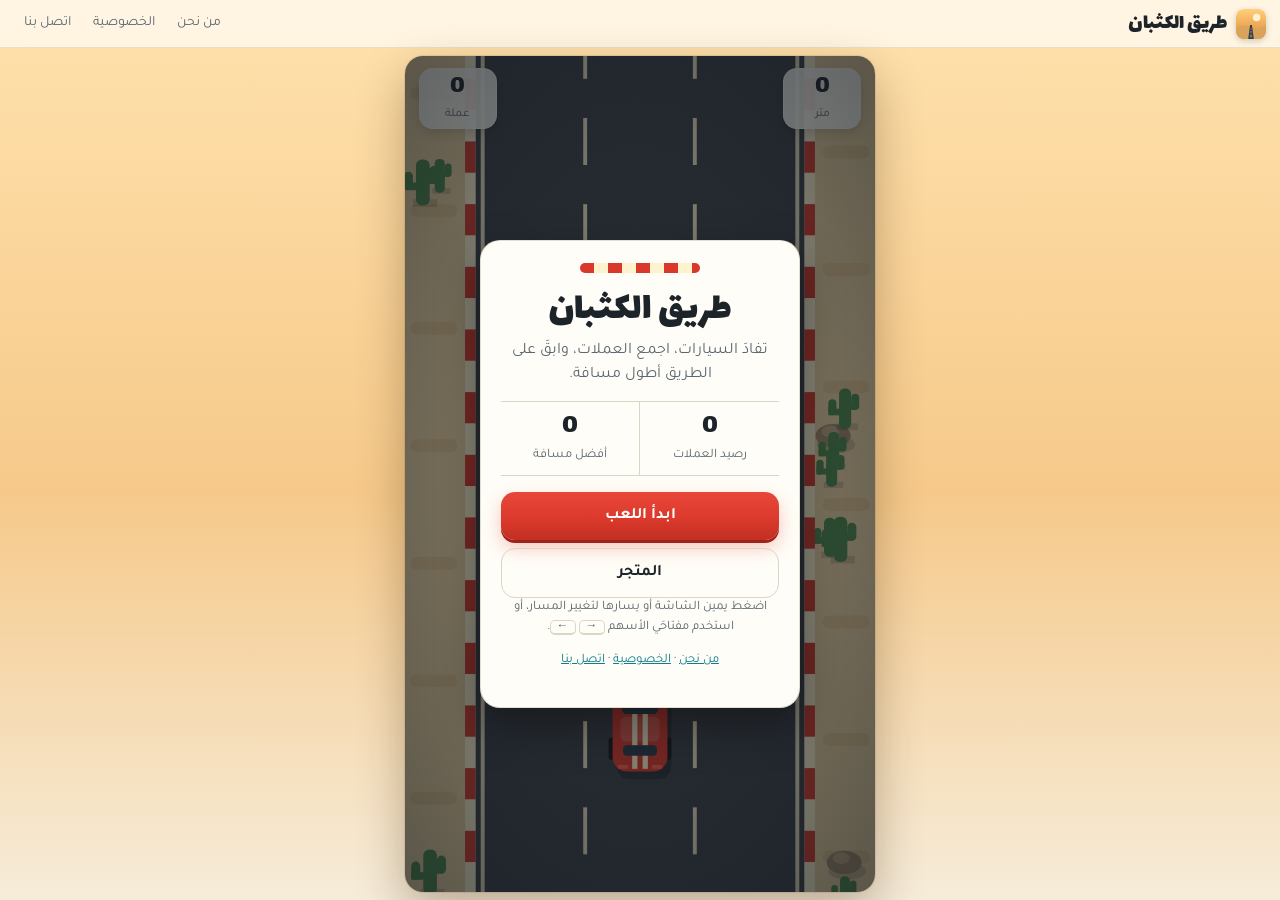
<file: index.html>
<!DOCTYPE html>
<html lang="ar" dir="rtl">
<head>
<meta charset="utf-8">
<meta name="viewport" content="width=device-width, initial-scale=1, viewport-fit=cover">
<title>طريق الكثبان | لعبة سيارات مجانية في المتصفح</title>
<meta name="description" content="طريق الكثبان: لعبة سيارات عربية مجانية تعمل في المتصفح على الهاتف والحاسوب. تفادَ السيارات، اجمع العملات، واشترِ سيارات جديدة. بدون تحميل أو تسجيل.">
<meta name="theme-color" content="#e08a3c">
<meta property="og:type" content="website">
<meta property="og:site_name" content="طريق الكثبان">
<meta property="og:title" content="طريق الكثبان | لعبة سيارات مجانية في المتصفح">
<meta property="og:description" content="تفادَ السيارات، اجمع العملات، وابقَ على الطريق أطول مسافة. العب مجاناً بدون تحميل.">
<meta property="og:locale" content="ar_AR">
<meta name="apple-mobile-web-app-capable" content="yes">
<link rel="icon" href="icon.svg" type="image/svg+xml">
<link rel="apple-touch-icon" href="icon.svg">
<link rel="manifest" href="site.webmanifest">
<!-- AdSense. data-adbreak-test="on" = Google test ads for the game ads; delete that attribute to go live. -->
<script async src="https://pagead2.googlesyndication.com/pagead/js/adsbygoogle.js?client=ca-pub-2572794297000732"
     crossorigin="anonymous" data-adbreak-test="on" id="adsbygoogle-js"></script>
<link rel="preconnect" href="https://fonts.googleapis.com">
<link rel="preconnect" href="https://fonts.gstatic.com" crossorigin>
<link href="https://fonts.googleapis.com/css2?family=Lalezar&family=Tajawal:wght@400;700&display=swap" rel="stylesheet">
<style>
  :root {
    --bg: #f6ecd9;
    --card: #fffdf7;
    --ink: #1c2329;
    --muted: #5b6770;
    --line: #ddd6c4;
    --accent: #0f7f8a;
    --on-accent: #ffffff;
    --danger: #d9382b;
    --gold: #f2b632;
    --body: 'Tajawal', 'Segoe UI', Tahoma, Arial, sans-serif;
    --display: 'Lalezar', 'Tajawal', Tahoma, sans-serif;
    --sky1: #ffe2ad; --sky2: #f6c98a; --bar: rgba(255,253,247,.72);
    box-sizing: border-box;
    padding-top: env(safe-area-inset-top, 0px);
    padding-bottom: env(safe-area-inset-bottom, 0px);
  }
  @media (prefers-color-scheme: dark) {
    :root:not([data-theme="light"]) {
      --bg: #0f151a; --card: #1b232b; --ink: #eef2f4; --muted: #9aa8b2;
      --line: #33414c; --accent: #3fb6bf; --on-accent: #0b1418;
      --sky1: #0c1218; --sky2: #1a1712; --bar: rgba(27,35,43,.72);
    }
  }
  :root[data-theme="dark"] {
    --bg: #0f151a; --card: #1b232b; --ink: #eef2f4; --muted: #9aa8b2;
    --line: #33414c; --accent: #3fb6bf; --on-accent: #0b1418;
    --sky1: #0c1218; --sky2: #1a1712; --bar: rgba(27,35,43,.72);
  }
  html { scroll-padding-top: env(safe-area-inset-top, 0px); height: 100%; }
  *, *::before, *::after { box-sizing: border-box; }
  [hidden] { display: none !important; }
  body {
    margin: 0; height: 100%; overflow: hidden;
    background: var(--bg) linear-gradient(180deg, var(--sky1) 0%, var(--sky2) 55%, var(--bg) 100%);
    color: var(--ink);
    font-family: var(--body); font-size: 16px; line-height: 1.5;
    display: flex; flex-direction: column;
    -webkit-user-select: none; user-select: none;
    -webkit-tap-highlight-color: transparent;
  }
  :focus-visible { outline: 3px solid var(--accent); outline-offset: 2px; }

  .topbar {
    flex: none; display: flex; align-items: center; justify-content: space-between; gap: 10px;
    padding: 8px 14px; background: var(--bar); border-bottom: 1px solid color-mix(in srgb, var(--line) 70%, transparent);
    -webkit-backdrop-filter: blur(10px); backdrop-filter: blur(10px);
  }
  .brand { display: inline-flex; align-items: center; gap: 9px; color: var(--ink); text-decoration: none; font-family: var(--display); font-size: 22px; line-height: 1; }
  .brand img { width: 30px; height: 30px; border-radius: 8px; box-shadow: 0 2px 6px rgba(0,0,0,.18); }
  .topnav { display: flex; gap: 2px; font-size: 14px; }
  .topnav a { color: var(--muted); text-decoration: none; padding: 5px 10px; border-radius: 999px; transition: background .15s, color .15s; }
  .topnav a:hover { color: var(--ink); background: color-mix(in srgb, var(--ink) 8%, transparent); }
  @media (max-width: 480px) { .topnav { display: none; } .topbar { justify-content: center; padding: 6px 12px; } .brand { font-size: 20px; } .brand img { width: 26px; height: 26px; } }
  @media (max-height: 520px) { .topbar { display: none; } }

  .stage { flex: 1; min-height: 0; display: flex; align-items: center; justify-content: center; padding: 8px; }
  .frame {
    position: relative; overflow: hidden; border-radius: 18px;
    background: #ecd2a0; box-shadow: 0 0 0 1px rgba(0,0,0,.08), 0 18px 48px rgba(60,30,0,.32);
  }
  canvas { display: block; width: 100%; height: 100%; touch-action: none; }

  .hud { position: absolute; inset: 0 0 auto 0; display: flex; justify-content: space-between; padding: 12px 14px; pointer-events: none; }
  .pill {
    background: rgba(255,253,247,.92); color: #1c2329; border-radius: 14px;
    padding: 4px 12px 2px; text-align: center; min-width: 78px;
    box-shadow: 0 4px 12px rgba(0,0,0,.16); border: 1px solid rgba(255,255,255,.7);
  }
  .pill b { display: block; font-family: var(--display); font-weight: 400; font-size: 26px; line-height: 1.1; }
  .pill span { font-size: 12px; color: #5b6770; }

  .screen {
    position: absolute; inset: 0; display: flex; align-items: center; justify-content: center;
    padding: 16px; background: radial-gradient(ellipse at center, rgba(16,22,28,.38), rgba(16,22,28,.66));
    animation: fade .22s ease-out;
  }
  .card {
    background: var(--card); color: var(--ink); border-radius: 20px;
    padding: 22px 20px; width: 100%; max-width: 320px; text-align: center;
    box-shadow: 0 1px 0 rgba(255,255,255,.6) inset, 0 18px 44px rgba(0,0,0,.34);
    border: 1px solid color-mix(in srgb, var(--line) 80%, transparent);
    animation: pop .26s cubic-bezier(.2,.9,.3,1.2);
  }
  .card h1 { font-family: var(--display); font-weight: 400; font-size: 40px; line-height: 1.1; margin: 0 0 6px; }
  .card h2 { font-family: var(--display); font-weight: 400; font-size: 30px; line-height: 1.15; margin: 0 0 6px; }
  .card p { margin: 0 0 14px; color: var(--muted); }
  .stripe { height: 10px; border-radius: 5px; margin: 0 auto 16px; width: 120px;
    background: repeating-linear-gradient(90deg, var(--danger) 0 14px, #fff3cf 14px 28px); }

  .stats { display: grid; grid-template-columns: 1fr 1fr; margin: 4px 0 16px; border-block: 1px solid var(--line); }
  .stats > div { padding: 10px 4px 8px; }
  .stats > div + div { border-inline-start: 1px solid var(--line); }
  .stats b { display: block; font-family: var(--display); font-weight: 400; font-size: 28px; line-height: 1.1; }
  .stats small { color: var(--muted); font-size: 13px; }

  .btn {
    font: inherit; font-weight: 700; font-size: 16px; width: 100%; border: 0; cursor: pointer;
    border-radius: 14px; padding: 12px 16px; margin-top: 8px;
    display: flex; align-items: center; justify-content: center; gap: 10px;
    background: linear-gradient(180deg, #e8473a, var(--danger) 60%, #c22f23); color: #fff;
    box-shadow: 0 3px 0 #9e2219, 0 8px 18px rgba(217,56,43,.28);
    transition: transform .1s, box-shadow .1s, filter .15s;
  }
  .btn:hover:not(:disabled) { filter: brightness(1.06); }
  @keyframes fade { from { opacity: 0; } }
  @keyframes pop { from { opacity: 0; transform: translateY(8px) scale(.97); } }
  @media (prefers-reduced-motion: reduce) { .screen, .card { animation: none; } }
  .btn.ad { background: linear-gradient(180deg, color-mix(in srgb, var(--accent) 85%, #fff), var(--accent)); color: var(--on-accent);
    box-shadow: 0 3px 0 color-mix(in srgb, var(--accent) 65%, #000), 0 8px 18px color-mix(in srgb, var(--accent) 25%, transparent); }
  .btn.ghost { background: transparent; color: var(--ink); border: 1.5px solid var(--line); box-shadow: none; }
  .btn.ghost:hover:not(:disabled) { background: color-mix(in srgb, var(--ink) 6%, transparent); filter: none; }
  .btn:active:not(:disabled) { transform: translateY(2px); box-shadow: 0 1px 0 rgba(0,0,0,.25); }
  .btn.ghost:active:not(:disabled) { box-shadow: none; }
  .chip { font-size: 12px; font-weight: 700; padding: 1px 8px; border-radius: 999px; background: rgba(255,255,255,.28); }
  .btn.ad .chip { background: rgba(128,128,128,.28); background: color-mix(in srgb, var(--on-accent) 22%, transparent); }
  .record { color: var(--danger); font-weight: 700; margin: -8px 0 12px; }
  .hint { font-size: 13px; color: var(--muted); margin: 12px 0 0; }
  .hint kbd { font: inherit; font-size: 12px; padding: 0 6px; border: 1px solid var(--line); border-bottom-width: 2px; border-radius: 5px; }
  .links { font-size: 13px; margin: 8px 0 0; color: var(--muted); }
  .links a { color: var(--accent); }

  .banner {
    flex: none; height: 50px; width: min(320px, calc(100% - 16px)); margin: 0 auto 6px;
    border: 1.5px dashed var(--muted); border-radius: 8px; color: var(--muted);
    display: flex; align-items: center; justify-content: center; font-size: 13px;
  }

  .modal {
    position: fixed; inset: 0; z-index: 20; background: rgba(10,14,18,.78);
    display: flex; align-items: center; justify-content: center;
    padding: max(16px, env(safe-area-inset-top, 0px)) 16px max(16px, env(safe-area-inset-bottom, 0px));
  }
  .modal .card { max-width: 440px; max-height: 100%; overflow: auto; text-align: start; }
  .adbox {
    height: 200px; border-radius: 12px; margin: 10px 0 12px; display: flex; align-items: center; justify-content: center;
    text-align: center; padding: 12px; color: var(--muted);
    background: repeating-linear-gradient(135deg, transparent 0 14px, rgba(128,128,128,.18) 14px 28px);
    background: repeating-linear-gradient(135deg, transparent 0 14px, color-mix(in srgb, var(--line) 60%, transparent) 14px 28px);
    border: 1.5px dashed var(--line);
  }
  .tag { display: inline-block; font-size: 12px; font-weight: 700; padding: 1px 10px; border-radius: 999px; background: var(--gold); color: #3a2a00; }

  .btn:disabled { opacity: .5; cursor: not-allowed; }
  .shop-head { display: flex; align-items: center; justify-content: space-between; margin-bottom: 10px; }
  .shop-head h2 { margin: 0; }
  .wallet { display: flex; align-items: center; gap: 6px; font-family: var(--display); font-size: 28px; line-height: 1; }
  .coin { display: inline-block; width: 15px; height: 15px; border-radius: 50%; background: var(--gold); border: 2.5px solid #b57d12; flex: none; }
  .price { display: inline-flex; align-items: center; gap: 5px; }
  .garage { display: grid; grid-template-columns: 1fr 1fr; gap: 10px; margin: 12px 0; }
  .slot { border: 1.5px solid var(--line); border-radius: 14px; padding: 8px; display: flex; flex-direction: column; align-items: center; text-align: center; gap: 4px; }
  .slot.sel { border-color: var(--accent); box-shadow: inset 0 0 0 1px var(--accent); }
  .slot canvas { width: 88px; height: 112px; border-radius: 10px;
    background: linear-gradient(90deg, #ecd2a0 0 8%, #3b3f46 8% 92%, #ecd2a0 92%); }
  .slot h3 { font-family: var(--display); font-weight: 400; font-size: 21px; line-height: 1.2; margin: 2px 0 0; }
  .slot p { font-size: 13px; line-height: 1.4; color: var(--muted); margin: 0; min-height: 54px; }
  .slot .btn { margin-top: 2px; padding: 8px 10px; font-size: 14px; }
  .slot.sel .btn:disabled { opacity: 1; color: var(--accent); border-color: var(--accent); }
  .need { font-size: 12px; color: var(--muted); }
  .modal .card:focus { outline: none; }
</style>
</head>
<body>

<header class="topbar">
  <a class="brand" href="./"><img src="icon.svg" alt="" width="30" height="30">طريق الكثبان</a>
  <nav class="topnav" aria-label="روابط الموقع">
    <a href="about.html">من نحن</a>
    <a href="privacy.html">الخصوصية</a>
    <a href="contact.html">اتصل بنا</a>
  </nav>
</header>

<div class="stage" id="stage">
  <div class="frame" id="frame">
    <canvas id="cv" aria-label="لعبة سيارات، اضغط يمين أو يسار الشاشة لتغيير المسار"></canvas>

    <div class="hud" aria-live="off">
      <div class="pill"><b id="hudScore">0</b><span>متر</span></div>
      <div class="pill"><b id="hudCoins">0</b><span>عملة</span></div>
    </div>

    <div class="screen" id="scMenu">
      <div class="card">
        <div class="stripe"></div>
        <h1>طريق الكثبان</h1>
        <p>تفادَ السيارات، اجمع العملات، وابقَ على الطريق أطول مسافة.</p>
        <div class="stats">
          <div><b id="mWallet">0</b><small>رصيد العملات</small></div>
          <div><b id="mBest">0</b><small>أفضل مسافة</small></div>
        </div>
        <button class="btn" id="btnStart">ابدأ اللعب</button>
        <button class="btn ghost" id="btnShop">المتجر</button>
        <p class="hint">اضغط يمين الشاشة أو يسارها لتغيير المسار، أو استخدم مفتاحَي الأسهم <kbd>→</kbd> <kbd>←</kbd>.</p>
        <p class="links"><a href="about.html">من نحن</a> · <a href="privacy.html">الخصوصية</a> · <a href="contact.html">اتصل بنا</a></p>
      </div>
    </div>

    <div class="screen" id="scPause" hidden>
      <div class="card">
        <h2>متوقفة مؤقتاً</h2>
        <p>توقفت اللعبة لأنك غادرت الصفحة.</p>
        <button class="btn" id="btnResume">استئناف</button>
      </div>
    </div>

    <div class="screen" id="scOver" hidden>
      <div class="card">
        <h2>تحطمت السيارة</h2>
        <div class="stats">
          <div><b id="oScore">0</b><small>المسافة بالمتر</small></div>
          <div><b id="oCoins" dir="ltr">+0</b><small>عملات هذه الجولة</small></div>
        </div>
        <div class="record" id="oNew" hidden>رقم قياسي جديد</div>
        <button class="btn ad" id="btnContinue"><span>أكمل من مكانك</span><span class="chip">إعلان</span></button>
        <button class="btn ad" id="btnDouble"><span id="doubleLabel">ضاعف عملاتك</span><span class="chip">إعلان</span></button>
        <button class="btn" id="btnAgain">العب مجدداً</button>
        <button class="btn ghost" id="btnMenu">القائمة</button>
      </div>
    </div>
  </div>
</div>

<div class="banner" id="banner">مساحة البانر الإعلاني 320×50</div>

<div class="modal" id="shop" hidden role="dialog" aria-modal="true" aria-labelledby="shopTitle">
  <div class="card" tabindex="-1">
    <div class="shop-head">
      <h2 id="shopTitle">المتجر</h2>
      <div class="wallet" aria-label="رصيد العملات"><i class="coin"></i><span id="shopWallet">0</span></div>
    </div>
    <button class="btn ad" id="btnFree"><span id="freeLabel">احصل على 50 عملة</span><span class="chip">إعلان</span></button>
    <div class="garage" id="garage"></div>
    <button class="btn ghost" id="shopClose">إغلاق</button>
  </div>
</div>

<!-- Simulated ad (replace with a real SDK, see Ads object in the script) -->
<div class="modal" id="ad" hidden role="dialog" aria-modal="true" aria-labelledby="adKind">
  <div class="card" tabindex="-1">
    <span class="tag">إعلان تجريبي</span>
    <h2 id="adKind" style="margin-top:8px">إعلان</h2>
    <div class="adbox">هنا يظهر الإعلان الحقيقي من شبكة الإعلانات بعد ربط الـ SDK.</div>
    <p id="adWait" style="margin:0 0 6px;color:var(--muted)">يمكنك المتابعة بعد <span class="num" id="adCount">5</span> ثوانٍ</p>
    <button class="btn ad" id="adClose" hidden>إغلاق</button>
    <button class="btn ghost" id="adEarly" hidden>إغلاق بدون مكافأة</button>
  </div>
</div>


<noscript><p style="text-align:center;padding:16px">يلزم تفعيل JavaScript لتشغيل اللعبة.</p></noscript>
<script>
(() => {
  'use strict';
  const $ = s => document.querySelector(s);

  /* =====================================================================
     ADS SETUP  (edit only this block)
     - publisherId: your AdSense property code, e.g. 'ca-pub-1234567890123456'.
       Leave it empty to run with simulated ads (no real requests).
       It must match the client= of the adsbygoogle.js tag in <head>.
     - Test ads: controlled by data-adbreak-test="on" on that <head> tag.
       Delete the attribute to go live.
     - bannerSlot:  optional AdSense display ad unit ID (digits) for the 320x50
       banner. Leave empty to hide the banner.
     Requirements: an AdSense account with H5 Games Ads (Ad Placement API)
     enabled for your domain, and the game served over http(s), not file://.
     ===================================================================== */
  const ADS_CONFIG = {
    publisherId: 'ca-pub-2572794297000732',
    bannerSlot: ''
  };

  /* ---------- Ad pacing ---------- */
  const AD_CONFIG = {
    interstitialEvery: 3,      // show an interstitial after N finished rounds
    cooldownMs: 30000,         // minimum time between two interstitials
    interstitialSeconds: 3,
    rewardedSeconds: 5,
    freeCoins: 50              // coins granted for watching a rewarded ad in the shop
  };

  /* ---------- Storage (safe) ---------- */
  const store = {
    get(k, d) { try { const v = localStorage.getItem(k); return v === null ? d : JSON.parse(v); } catch (e) { return d; } },
    set(k, v) { try { localStorage.setItem(k, JSON.stringify(v)); } catch (e) {} }
  };
  const num = v => { const n = Math.floor(Number(v)); return Number.isFinite(n) && n > 0 ? n : 0; };
  let best = num(store.get('best', 0));
  let wallet = num(store.get('wallet', 0));

  /* ---------- Constants ---------- */
  const W = 360, H = 640, LANES = 3, LANE_W = 84;
  const ROAD_X = (W - LANES * LANE_W) / 2;
  const CAR_W = 42, CAR_H = 76, PY = H - 130, ROW_GAP = 100;
  const ENEMY_COLORS = ['#2f6db5', '#e6a91f', '#4f8a45', '#7b5aa6', '#eeeeee', '#33373d'];
  const reduceMotion = window.matchMedia && matchMedia('(prefers-reduced-motion: reduce)').matches;
  const laneX = i => ROAD_X + LANE_W * (i + 0.5);
  const rand = (a, b) => a + Math.random() * (b - a);
  const clamp = (v, a, b) => Math.max(a, Math.min(b, v));

  /* ---------- Car catalog ---------- */
  const DIMS = { sedan: [42, 76], classic: [40, 68], suv: [46, 80], pickup: [46, 86], muscle: [46, 80], rally: [42, 74], super: [46, 78] };
  const ENEMY_KINDS = ['sedan', 'sedan', 'classic', 'suv', 'pickup'];
  const CAR_DEFAULTS = { coinMul: 1, turn: 14, ramp: 6, magnet: 0, shield: 0 };
  const CARS = [
    { id: 'base',    kind: 'sedan',   name: 'الأساسية',      price: 0,    body: '#d9382b', stripes: true, desc: 'سيارة البداية المتوازنة.' },
    { id: 'classic', kind: 'classic', name: 'الكلاسيكية',    price: 100,  body: '#5fb3a1', coinMul: 1.15, desc: 'عملات أكثر بنسبة 15٪ في كل جولة.' },
    { id: 'pickup',  kind: 'pickup',  name: 'البيك أب',      price: 250,  body: '#b5532c', magnet: 1, desc: 'تجذب العملات من المسارات المجاورة.' },
    { id: 'suv',     kind: 'suv',     name: 'الدفع الرباعي', price: 400,  body: '#3e6b52', shield: 1, desc: 'تتحمل تصادماً واحداً في كل جولة.' },
    { id: 'muscle',  kind: 'muscle',  name: 'الماسل',        price: 650,  body: '#8c1c2e', turn: 24, desc: 'تغيّر المسار بسرعة أكبر.' },
    { id: 'rally',   kind: 'rally',   name: 'الرالي',        price: 1000, body: '#1d4fa3', ramp: 4, desc: 'تزداد سرعتها ببطء فتسهل السيطرة عليها.' },
    { id: 'super',   kind: 'super',   name: 'السوبر',        price: 1600, body: '#ff8a1f', coinMul: 1.3, turn: 26, desc: 'عملات أكثر بنسبة 30٪ وتحكم سريع.' }
  ].map(c => Object.assign({}, CAR_DEFAULTS, c));
  const carById = id => CARS.find(c => c.id === id) || CARS[0];
  let owned = store.get('owned', ['base']);
  if (!Array.isArray(owned) || !owned.includes('base')) owned = ['base'];
  let selected = store.get('car', 'base');
  if (!owned.includes(selected)) selected = 'base';

  const cv = $('#cv'), ctx = cv.getContext('2d'), frame = $('#frame');
  let scale = 1, state = 'menu', g, roundsSinceAd = 0;

  /* ---------- Ads (Google Ad Placement API / H5 Games Ads) ----------
     mode 'sim'  : simulated ads (publisherId empty or invalid)
     mode 'live' : real SDK. If the SDK is blocked or fails to load, ads are
                   skipped and reward buttons stay hidden (the game never hangs). */
  const validId = /^ca-pub-\d{8,}$/.test(ADS_CONFIG.publisherId);
  const Ads = {
    sim: !validId,
    live: false,             // true once the SDK script has loaded
    rewardFn: null,          // showAdFn from beforeReward (rewarded ad ready)
    rewardCb: null,
    prevState: 'menu',
    lastInterstitial: 0,
    shown: { interstitial: 0, rewarded: 0 },

    init() {
      if (this.sim) return;
      window.adsbygoogle = window.adsbygoogle || [];
      window.adBreak = window.adConfig = function (o) { window.adsbygoogle.push(o); };
      // The SDK tag is in <head>; it may already have loaded by now.
      let sc = document.getElementById('adsbygoogle-js');
      if (!sc) {
        sc = document.createElement('script');
        sc.async = true; sc.crossOrigin = 'anonymous';
        sc.src = 'https://pagead2.googlesyndication.com/pagead/js/adsbygoogle.js?client=' + encodeURIComponent(ADS_CONFIG.publisherId);
        document.head.appendChild(sc);
      }
      sc.addEventListener('load', () => { Ads.live = true; });
      sc.addEventListener('error', () => { Ads.live = false; });
      if (window.adsbygoogle.loaded) Ads.live = true;
      // The game has no sound. If you add sound, call adConfig({ sound: 'on' | 'off' }) when the player toggles it.
      window.adConfig({ sound: 'off', preloadAdBreaks: 'on' });
    },

    canReward() { return this.sim ? true : !!this.rewardFn; },

    // Interstitial at a natural break (between rounds). Always calls next().
    showInterstitial(next) {
      if (this.sim) {
        fakeAd('interstitial', AD_CONFIG.interstitialSeconds, () => {
          Ads.lastInterstitial = Date.now(); Ads.shown.interstitial++; roundsSinceAd = 0; next();
        });
        return;
      }
      if (!this.live) { next(); return; }
      let started = false, finished = false;
      const go = () => { if (!finished) { finished = true; next(); } };
      window.adBreak({
        type: 'next', name: 'next-round',
        beforeAd: () => { started = true; Ads.prevState = state; state = 'ad'; },   // pause synchronously
        afterAd: () => { if (state === 'ad') state = Ads.prevState; },
        adBreakDone: info => {
          const st = info && info.breakStatus;
          if (st === 'viewed' || st === 'dismissed') { Ads.lastInterstitial = Date.now(); Ads.shown.interstitial++; roundsSinceAd = 0; }
          go();
        }
      });
      setTimeout(() => { if (!started) go(); }, 4000);   // no response from the SDK: never block the player
    },

    // Ask the SDK whether a rewarded ad is available. Buttons appear only if it is.
    // active(): still on the screen that offers the reward. refresh(): re-draw that screen's buttons.
    prepareReward(name, active, refresh) {
      if (this.sim) { if (refresh) refresh(); return; }
      this.rewardFn = null; if (refresh) refresh();
      if (!this.live) return;
      let shownAd = false;
      window.adBreak({
        type: 'reward', name,
        beforeReward: showAdFn => { Ads.rewardFn = showAdFn; if (refresh) refresh(); },
        beforeAd: () => { shownAd = true; Ads.prevState = state; state = 'ad'; },
        afterAd: () => { if (state === 'ad') state = Ads.prevState; },
        adViewed: () => {
          Ads.shown.rewarded++;
          const cb = Ads.rewardCb; Ads.rewardCb = null; if (cb) cb(true);
        },
        adDismissed: () => {
          const cb = Ads.rewardCb; Ads.rewardCb = null; if (cb) cb(false);
        },
        adBreakDone: () => {
          if (shownAd && active()) Ads.prepareReward(name, active, refresh);   // offer another reward
        }
      });
    },

    // Must be called directly from a button click.
    showRewarded(onResult) {
      if (this.sim) {
        fakeAd('rewarded', AD_CONFIG.rewardedSeconds, ok => { if (ok) Ads.shown.rewarded++; onResult(ok); });
        return;
      }
      const fn = this.rewardFn;
      if (!fn) { onResult(false); return; }
      this.rewardFn = null; this.rewardCb = onResult;
      fn();
    }
  };

  // Simulated ad overlay (used only in 'sim' mode)
  function fakeAd(kind, seconds, cb) {
    const el = $('#ad'), cnt = $('#adCount'), close = $('#adClose'), early = $('#adEarly'), wait = $('#adWait');
    const prev = state, opener = document.activeElement; state = 'ad';
    $('#adKind').textContent = kind === 'rewarded' ? 'إعلان مكافأة' : 'إعلان بيني';
    let left = seconds;
    cnt.textContent = left; wait.hidden = false; close.hidden = true; early.hidden = kind !== 'rewarded';
    close.textContent = kind === 'rewarded' ? 'استلم المكافأة' : 'إغلاق';
    el.hidden = false; $('#ad .card').focus();
    const iv = setInterval(() => {
      left--; cnt.textContent = Math.max(left, 0);
      if (left <= 0) { clearInterval(iv); wait.hidden = true; close.hidden = false; early.hidden = true; close.focus(); }
    }, 1000);
    const finish = ok => { clearInterval(iv); el.hidden = true; close.onclick = early.onclick = null; state = prev; cb(ok);
      if (opener && opener.offsetParent !== null && !opener.disabled) opener.focus();
      else if (!$('#shop').hidden) $('#shop .card').focus(); };
    close.onclick = () => finish(true);
    early.onclick = () => finish(false);
  }

  function setupBanner() {
    const el = $('#banner');
    if (Ads.sim) return;                                   // keep the placeholder in simulation mode
    if (!ADS_CONFIG.bannerSlot) { el.hidden = true; return; }
    el.textContent = ''; el.style.border = '0';
    const ins = document.createElement('ins');
    ins.className = 'adsbygoogle'; ins.style.cssText = 'display:inline-block;width:320px;height:50px';
    ins.setAttribute('data-ad-client', ADS_CONFIG.publisherId);
    ins.setAttribute('data-ad-slot', ADS_CONFIG.bannerSlot);
    el.append(ins);
    (window.adsbygoogle = window.adsbygoogle || []).push({});
  }

  /* ---------- Run state ---------- */
  function makeProp(y) {
    const left = Math.random() < 0.5;
    return { y, x: left ? rand(8, ROAD_X - 30) : rand(W - ROAD_X + 14, W - 26), k: Math.random() < 0.55 ? 'cactus' : 'rock', s: rand(0.8, 1.2) };
  }
  function newRun() {
    g = { speed: 240, dist: 0, coins: 0, coinsRaw: 0, car: carById(selected), shield: carById(selected).shield, lane: 1, px: laneX(1), tx: laneX(1), rot: 0,
          enemies: [], pickups: [], props: [], parts: [], spawnT: 1.2, t: 0, shake: 0, flash: 0,
          invuln: 0, dead: false, deadT: 0, continued: false, banked: 0, counted: false, doubled: false, doubledAmt: 0, lastRow: null, hudS: -1, hudC: -1 };
    for (let i = 0; i < 14; i++) g.props.push(makeProp(rand(-40, H)));
  }

  function showScreen(id) {
    document.querySelectorAll('.screen').forEach(s => { s.hidden = s.id !== id; });
  }
  function refreshStats() {
    $('#mWallet').textContent = wallet; $('#mBest').textContent = best;
  }

  function startGame() {
    newRun(); state = 'play'; showScreen(null); hud();
  }
  function toMenu() { newRun(); state = 'menu'; refreshStats(); showScreen('scMenu'); hud(); }

  function moveLane(d) {
    if (state !== 'play' || g.dead) return;
    g.lane = clamp(g.lane + d, 0, LANES - 1); g.tx = laneX(g.lane);
  }

  function spawnRow() {
    const diff = clamp((g.speed - 240) / 380, 0, 1);
    const free = (Math.random() * LANES) | 0;
    const blocked = [0, 1, 2].filter(l => l !== free);
    const list = Math.random() < 0.25 + 0.5 * diff ? blocked : [blocked[Math.random() < 0.5 ? 0 : 1]];
    // A newer row must never catch up with the previous one and close the free lane:
    // limit how much faster it may move so the gap stays >= ROW_GAP until the old row leaves.
    let v = rand(60, 110);
    const p = g.lastRow;
    if (p && g.enemies.includes(p)) {
      const gap = p.y + CAR_H, rel = Math.max(1, g.speed - p.v);
      const T = (H + 120 - p.y) / rel;
      v = Math.max(v, p.v - Math.max(0, gap - ROW_GAP) / T);
    }
    const start = g.enemies.length;
    list.forEach(l => g.enemies.push({ x: laneX(l), y: -CAR_H, v, c: ENEMY_COLORS[(Math.random() * ENEMY_COLORS.length) | 0], k: ENEMY_KINDS[(Math.random() * ENEMY_KINDS.length) | 0] }));
    g.lastRow = g.enemies[start];
    if (Math.random() < 0.65) for (let i = 0; i < 3; i++) g.pickups.push({ x: laneX(free), y: -40 - i * 52 });
    g.spawnT = rand(1.0 - 0.3 * diff, 1.5 - 0.5 * diff);
  }

  function burst(x, y, n, colors, force) {
    for (let i = 0; i < n; i++) {
      const a = rand(0, Math.PI * 2), s = rand(30, force);
      g.parts.push({ x, y, vx: Math.cos(a) * s, vy: Math.sin(a) * s, life: rand(0.35, 0.9), max: 0.9, c: colors[(Math.random() * colors.length) | 0], r: rand(2, 5) });
    }
  }

  function crash() {
    g.dead = true; g.deadT = 0.9; g.shake = 14; g.flash = 1;
    burst(g.px, PY, 28, ['#ffd166', '#ff8c42', '#d9382b', '#555'], 220);
  }

  function advance(dt) {
    g.dist += g.speed * dt;
    g.props.forEach(p => { p.y += g.speed * dt; if (p.y > H + 30) Object.assign(p, makeProp(-rand(30, 160))); });
    g.parts.forEach(p => { p.life -= dt; p.x += p.vx * dt; p.y += p.vy * dt; });
    g.parts = g.parts.filter(p => p.life > 0);
    g.shake *= Math.pow(0.02, dt); g.flash = Math.max(0, g.flash - dt * 2.5);
  }

  function updatePlay(dt) {
    g.t += dt;
    if (g.dead) {
      g.speed = Math.max(0, g.speed - 700 * dt); g.rot = Math.min(1.1, g.rot + 3 * dt); g.deadT -= dt;
    } else {
      g.speed = Math.min(620, g.speed + g.car.ramp * dt);
    }
    advance(dt);
    g.px += (g.tx - g.px) * Math.min(1, dt * g.car.turn);
    if (g.invuln > 0) g.invuln -= dt;

    if (!g.dead) {
      g.spawnT -= dt; if (g.spawnT <= 0) spawnRow();
    }
    g.enemies.forEach(e => { e.y += (g.speed - e.v) * dt; });
    g.enemies = g.enemies.filter(e => e.y < H + 120);
    g.pickups.forEach(p => { p.y += g.speed * dt; });

    if (!g.dead) {
      if (g.car.magnet) {
        g.pickups.forEach(p => {
          const dx = g.px - p.x, dy = PY - p.y;
          if (Math.abs(dx) < 100 && Math.abs(dy) < 140) p.x += dx * Math.min(1, dt * 7);
        });
      }
      g.pickups = g.pickups.filter(p => {
        if (Math.abs(p.x - g.px) < 28 && Math.abs(p.y - PY) < 46) {
          g.coinsRaw += g.car.coinMul; g.coins = Math.floor(g.coinsRaw);
          burst(p.x, p.y, 6, ['#f2b632', '#ffe08a'], 90); return false;
        }
        return p.y < H + 30;
      });
      if (g.invuln <= 0) {
        for (const e of g.enemies) {
          if (Math.abs(e.x - g.px) < 36 && Math.abs(e.y - PY) < 62) {
            if (g.shield > 0) {
              g.shield = 0; g.invuln = 1.5; g.shake = 9;
              burst(e.x, e.y, 16, ['#8fe3ff', '#ffffff', '#ffd166'], 200);
              g.enemies = g.enemies.filter(x => x !== e);
            } else crash();
            break;
          }
        }
      }
    }
    hud();
    if (g.dead && g.deadT <= 0 && state === 'play') endRun();
  }

  function hud() {
    const s = Math.floor(g.dist / 10);
    if (s !== g.hudS) { g.hudS = s; $('#hudScore').textContent = s; }
    if (g.coins !== g.hudC) { g.hudC = g.coins; $('#hudCoins').textContent = g.coins; }
  }

  function endRun() {
    state = 'over';
    const score = Math.floor(g.dist / 10);
    wallet += g.coins - g.banked; g.banked = g.coins; store.set('wallet', wallet);
    if (!g.counted) { g.counted = true; roundsSinceAd++; }   // one finished round (a revive does not count twice)
    const record = score > best;
    if (record) { best = score; store.set('best', best); }
    $('#oScore').textContent = score;
    $('#oCoins').textContent = '+' + (g.coins + g.doubledAmt);
    $('#oNew').hidden = !record;
    $('#doubleLabel').textContent = 'ضاعف عملاتك (+' + g.coins + ')';
    refreshStats();
    showScreen('scOver');
    refreshOverButtons();
    Ads.prepareReward('game-over', () => state === 'over', refreshOverButtons);
  }

  function refreshOverButtons() {
    if (state !== 'over' && state !== 'ad') return;
    const can = Ads.canReward();
    $('#btnContinue').hidden = g.continued || !can;
    $('#btnDouble').hidden = g.coins === 0 || g.doubled || !can;
  }

  function revive() {
    g.dead = false; g.continued = true; g.invuln = 2.5; g.rot = 0; g.speed = 240;
    g.enemies = []; g.spawnT = 1.2; state = 'play'; showScreen(null);
  }

  function pauseGame() {
    if (state !== 'play' || g.dead) return;
    state = 'pause'; showScreen('scPause'); $('#btnResume').focus();
  }
  function resumeGame() {
    if (state !== 'pause') return;
    last = performance.now(); state = 'play'; showScreen(null);
  }

  function maybeInterstitial(next) {
    const due = roundsSinceAd >= AD_CONFIG.interstitialEvery && Date.now() - Ads.lastInterstitial > AD_CONFIG.cooldownMs;
    if (due) Ads.showInterstitial(next); else next();
  }

  /* ---------- Drawing ---------- */
  function rr(x, y, w, h, r) {
    ctx.beginPath(); ctx.moveTo(x + r, y);
    ctx.arcTo(x + w, y, x + w, y + h, r); ctx.arcTo(x + w, y + h, x, y + h, r);
    ctx.arcTo(x, y + h, x, y, r); ctx.arcTo(x, y, x + w, y, r); ctx.closePath();
  }

  function rrc(c, x, y, w, h, r) {
    c.beginPath(); c.moveTo(x + r, y);
    c.arcTo(x + w, y, x + w, y + h, r); c.arcTo(x + w, y + h, x, y + h, r);
    c.arcTo(x, y + h, x, y, r); c.arcTo(x, y, x + w, y, r); c.closePath();
  }

  // Draws a car (front pointing up) on any 2D context; m = { kind, body, stripes }
  function drawCarModel(c, x, y, angle, alpha, m) {
    const rr = (a, b, w2, h2, r) => rrc(c, a, b, w2, h2, r);
    const ell = (a, b, rx, ry) => { c.beginPath(); c.ellipse(a, b, rx, ry, 0, 0, 7); c.fill(); };
    const k = m.kind, [w, h] = DIMS[k], hw = w / 2, hh = h / 2;
    const glass = '#2b3a4a', roof = 'rgba(255,255,255,.16)';
    c.save(); c.translate(x, y); c.rotate(angle); c.globalAlpha = alpha;

    c.fillStyle = 'rgba(0,0,0,.25)'; rr(-hw + 3, -hh + 6, w, h, 10); c.fill();
    c.fillStyle = '#15171a';
    const tw = k === 'super' ? 8 : 6, ty1 = -hh + 10, ty2 = hh - (k === 'pickup' ? 24 : 26);
    [[-hw - 3, ty1], [hw + 3 - tw, ty1], [-hw - 3, ty2], [hw + 3 - tw, ty2]].forEach(([a, b]) => { rr(a, b, tw, 17, 2); c.fill(); });

    c.fillStyle = m.body;
    if (k === 'super') {
      c.beginPath(); c.moveTo(-9, -hh); c.lineTo(9, -hh);
      c.quadraticCurveTo(hw, -hh + 14, hw, -hh + 34); c.lineTo(hw, hh - 8);
      c.quadraticCurveTo(hw, hh, hw - 8, hh); c.lineTo(-hw + 8, hh);
      c.quadraticCurveTo(-hw, hh, -hw, hh - 8); c.lineTo(-hw, -hh + 34);
      c.quadraticCurveTo(-hw, -hh + 14, -9, -hh); c.closePath(); c.fill();
    } else if (k === 'classic') {
      rr(-hw, -hh, w, h, 18); c.fill(); ell(-hw + 5, -hh + 20, 8, 16); ell(hw - 5, -hh + 20, 8, 16);
    } else if (k === 'suv') { rr(-hw, -hh, w, h, 8); c.fill(); }
    else if (k === 'pickup') { rr(-hw, -hh, w, h, 7); c.fill(); }
    else { rr(-hw, -hh, w, h, 11); c.fill(); }

    if (m.stripes) { c.fillStyle = '#fff3cf'; c.fillRect(-6, -hh + 2, 4, h - 4); c.fillRect(2, -hh + 2, 4, h - 4); }

    if (k === 'sedan') {
      c.fillStyle = glass; rr(-14, -hh + 17, 28, 15, 4); c.fill();
      c.fillStyle = roof; rr(-15, -hh + 34, 30, 19, 4); c.fill();
      c.fillStyle = glass; rr(-13, -hh + 56, 26, 8, 3); c.fill();
    } else if (k === 'classic') {
      c.fillStyle = glass; rr(-13, -hh + 22, 26, 11, 6); c.fill();
      c.fillStyle = roof; ell(0, 2, 15, 15);
      c.fillStyle = glass; rr(-11, hh - 22, 22, 8, 4); c.fill();
      c.fillStyle = '#fff6c8'; ell(-hw + 5, -hh + 6, 3.5, 3.5); ell(hw - 5, -hh + 6, 3.5, 3.5);
    } else if (k === 'suv') {
      c.fillStyle = glass; rr(-16, -hh + 16, 32, 16, 4); c.fill();
      c.fillStyle = roof; rr(-17, -hh + 33, 34, 28, 4); c.fill();
      c.fillStyle = 'rgba(0,0,0,.4)';
      c.fillRect(-hw + 5, -hh + 35, 2, 24); c.fillRect(hw - 7, -hh + 35, 2, 24);
      c.fillRect(-hw + 5, -hh + 40, w - 10, 2); c.fillRect(-hw + 5, -hh + 52, w - 10, 2);
      c.fillStyle = glass; rr(-15, hh - 15, 30, 8, 3); c.fill();
    } else if (k === 'pickup') {
      c.fillStyle = glass; rr(-16, -hh + 18, 32, 12, 4); c.fill();
      c.fillStyle = roof; rr(-16, -hh + 31, 32, 14, 3); c.fill();
      c.fillStyle = 'rgba(0,0,0,.4)'; rr(-hw + 4, 6, w - 8, hh - 10, 3); c.fill();
      c.fillStyle = 'rgba(255,255,255,.14)';
      for (let i = 0; i < 4; i++) c.fillRect(-hw + 5, 10 + i * 7, w - 10, 1.5);
    } else if (k === 'muscle') {
      c.fillStyle = '#f4efe2'; c.fillRect(-9, -hh + 1, 6, h - 2); c.fillRect(3, -hh + 1, 6, h - 2);
      c.fillStyle = 'rgba(0,0,0,.55)'; rr(-6, -hh + 12, 12, 14, 3); c.fill();
      c.fillStyle = glass; rr(-14, -hh + 32, 28, 12, 4); c.fill();
      c.fillStyle = roof; rr(-15, -hh + 44, 30, 13, 4); c.fill();
      c.fillStyle = glass; rr(-13, -hh + 58, 26, 8, 3); c.fill();
      c.fillStyle = '#15171a'; rr(-16, hh - 7, 32, 4, 1); c.fill();
    } else if (k === 'rally') {
      c.fillStyle = '#f4f4f4'; rr(-hw + 6, -hh + 3, w - 12, 22, 6); c.fill();
      c.fillStyle = glass; rr(-14, -hh + 26, 28, 12, 4); c.fill();
      c.fillStyle = roof; rr(-15, -hh + 38, 30, 16, 4); c.fill();
      c.fillStyle = 'rgba(0,0,0,.55)'; rr(-5, -hh + 40, 10, 6, 2); c.fill();
      c.fillStyle = '#f4f4f4'; ell(0, -hh + 51, 6, 6);
      c.fillStyle = '#1c2329'; c.font = 'bold 9px sans-serif'; c.textAlign = 'center'; c.fillText('7', 0, -hh + 54);
      c.fillStyle = glass; rr(-12, -hh + 57, 24, 7, 3); c.fill();
      c.fillStyle = '#15171a'; c.fillRect(-hw - 3, hh - 9, w + 6, 5); c.fillRect(-hw + 6, hh - 5, 3, 4); c.fillRect(hw - 9, hh - 5, 3, 4);
    } else if (k === 'super') {
      c.fillStyle = 'rgba(0,0,0,.5)'; rr(-hw + 1, -hh + 44, 5, 12, 2); c.fill(); rr(hw - 6, -hh + 44, 5, 12, 2); c.fill();
      c.fillStyle = glass; rr(-12, -hh + 26, 24, 28, 9); c.fill();
      c.fillStyle = roof; rr(-7, -hh + 33, 14, 15, 5); c.fill();
      c.fillStyle = '#15171a'; c.fillRect(-13, -hh - 1, 26, 3); c.fillRect(-hw + 2, hh - 10, w - 4, 4);
    }

    if (k === 'super') {
      c.fillStyle = '#fff6c8'; c.fillRect(-hw + 8, -hh + 8, 8, 2.5); c.fillRect(hw - 16, -hh + 8, 8, 2.5);
      c.fillStyle = '#ff5a4a'; c.fillRect(-14, hh - 5, 28, 2.5);
    } else {
      if (k !== 'classic') { c.fillStyle = '#fff6c8'; c.fillRect(-hw + 4, -hh + 2, 9, 4); c.fillRect(hw - 13, -hh + 2, 9, 4); }
      c.fillStyle = '#ff5a4a'; c.fillRect(-hw + 4, hh - 5, 8, 3); c.fillRect(hw - 12, hh - 5, 8, 3);
    }
    c.restore();
  }

  function drawProp(p) {
    ctx.save(); ctx.translate(p.x, p.y); ctx.scale(p.s, p.s);
    if (p.k === 'cactus') {
      ctx.fillStyle = 'rgba(0,0,0,.14)'; ctx.fillRect(-2, 26, 16, 5);
      ctx.fillStyle = '#4c8a4a'; rr(0, 0, 9, 30, 4); ctx.fill();
      rr(-8, 8, 6, 12, 3); ctx.fill(); ctx.fillRect(-8, 15, 9, 5);
      rr(9, 4, 6, 12, 3); ctx.fill(); ctx.fillRect(4, 11, 8, 5);
    } else {
      ctx.fillStyle = 'rgba(0,0,0,.14)'; ctx.beginPath(); ctx.ellipse(8, 14, 13, 6, 0, 0, 7); ctx.fill();
      ctx.fillStyle = '#a58b6b'; ctx.beginPath(); ctx.ellipse(6, 8, 12, 8, 0, 0, 7); ctx.fill();
      ctx.fillStyle = '#c2a985'; ctx.beginPath(); ctx.ellipse(4, 5, 6, 4, 0, 0, 7); ctx.fill();
    }
    ctx.restore();
  }

  function draw() {
    ctx.setTransform(scale, 0, 0, scale, 0, 0);
    ctx.save();
    if (g.shake > 0.3) ctx.translate(rand(-1, 1) * g.shake, rand(-1, 1) * g.shake);

    ctx.fillStyle = '#ecd2a0'; ctx.fillRect(-20, -20, W + 40, H + 40);
    ctx.fillStyle = 'rgba(196,150,86,.24)';
    const base = g.dist % 90;
    for (let i = -1; i < 8; i++) {
      const y = i * 90 + base;
      rr(4, y, ROAD_X - 18, 10, 5); ctx.fill();
      rr(W - ROAD_X + 14, y + 45, ROAD_X - 18, 10, 5); ctx.fill();
    }
    g.props.forEach(drawProp);

    ctx.fillStyle = '#3b3f46'; ctx.fillRect(ROAD_X, -10, LANES * LANE_W, H + 20);
    const cb = g.dist % 48;
    for (let y = -48; y < H + 48; y += 24) {
      ctx.fillStyle = ((y / 24) & 1) === 0 ? '#d9382b' : '#fff3cf';
      ctx.fillRect(ROAD_X - 8, y + cb, 8, 24); ctx.fillRect(W - ROAD_X, y + cb, 8, 24);
    }
    ctx.fillStyle = 'rgba(255,243,207,.9)';
    ctx.fillRect(ROAD_X + 4, -10, 3, H + 20); ctx.fillRect(W - ROAD_X - 7, -10, 3, H + 20);
    const d = g.dist % 66;
    for (let l = 1; l < LANES; l++) {
      const x = ROAD_X + LANE_W * l - 1.5;
      for (let y = -66; y < H; y += 66) ctx.fillRect(x, y + d, 3, 36);
    }

    g.pickups.forEach(p => {
      ctx.fillStyle = '#f2b632'; ctx.beginPath(); ctx.arc(p.x, p.y, 9, 0, 7); ctx.fill();
      ctx.strokeStyle = '#b57d12'; ctx.lineWidth = 2; ctx.stroke();
      ctx.fillStyle = '#ffe08a'; ctx.fillRect(p.x - 1.5, p.y - 5, 3, 10);
    });
    g.enemies.forEach(e => drawCarModel(ctx, e.x, e.y, 0, 1, { kind: e.k, body: e.c }));

    const tilt = clamp((g.tx - g.px) * 0.006, -0.25, 0.25);
    const blink = g.invuln > 0 && Math.floor(g.t * 12) % 2 === 0;
    drawCarModel(ctx, g.px, PY, tilt + g.rot, blink ? 0.4 : 1, g.car);
    if (state === 'play' && g.shield > 0 && !g.dead) {
      ctx.strokeStyle = 'rgba(120,220,255,' + (0.55 + 0.3 * Math.sin(g.t * 6)) + ')'; ctx.lineWidth = 3;
      ctx.beginPath(); ctx.ellipse(g.px, PY, 34, 56, 0, 0, 7); ctx.stroke();
    }

    g.parts.forEach(p => {
      ctx.globalAlpha = clamp(p.life / p.max, 0, 1); ctx.fillStyle = p.c;
      ctx.beginPath(); ctx.arc(p.x, p.y, p.r, 0, 7); ctx.fill();
    });
    ctx.globalAlpha = 1;
    if (g.flash > 0) { ctx.fillStyle = 'rgba(255,255,255,' + (g.flash * 0.5) + ')'; ctx.fillRect(-20, -20, W + 40, H + 40); }
    ctx.restore();
  }

  /* ---------- Loop ---------- */
  let last = performance.now();
  function loop(now) {
    const dt = Math.min(0.05, (now - last) / 1000); last = now;
    if (state === 'play') updatePlay(dt);
    else if (state !== 'pause') {
      if (state === 'menu') g.speed = reduceMotion ? 0 : 110;
      advance(dt);
    }
    draw();
    requestAnimationFrame(loop);
  }

  /* ---------- Layout ---------- */
  function resize() {
    const st = $('#stage'), cs = getComputedStyle(st);
    const aw = st.clientWidth - parseFloat(cs.paddingLeft) - parseFloat(cs.paddingRight);
    const ah = st.clientHeight - parseFloat(cs.paddingTop) - parseFloat(cs.paddingBottom);
    const w = Math.max(200, Math.min(aw, ah * 9 / 16));
    const h = w * 16 / 9;
    frame.style.width = w + 'px'; frame.style.height = h + 'px';
    const dpr = Math.min(2, window.devicePixelRatio || 1);
    cv.width = Math.round(w * dpr); cv.height = Math.round(h * dpr);
    scale = cv.width / W;
  }

  /* ---------- Shop ---------- */
  let shopOpener = null;
  function renderShop() {
    $('#shopWallet').textContent = wallet;
    $('#freeLabel').textContent = 'احصل على ' + AD_CONFIG.freeCoins + ' عملة';
    $('#btnFree').hidden = !Ads.canReward();
    const box = $('#garage'), act = document.activeElement;
    const keepId = box.contains(act) ? act.dataset.id : null;
    box.textContent = '';
    CARS.forEach(m => {
      const has = owned.includes(m.id), sel = selected === m.id;
      const slot = document.createElement('div'); slot.className = 'slot' + (sel ? ' sel' : '');
      const cvs = document.createElement('canvas'); cvs.width = 176; cvs.height = 224;
      const c = cvs.getContext('2d'); c.scale(2, 2); drawCarModel(c, 44, 56, 0, 1, m);
      const name = document.createElement('h3'); name.textContent = m.name;
      const desc = document.createElement('p'); desc.textContent = m.desc;
      const btn = document.createElement('button'); btn.dataset.id = m.id;
      if (sel) { btn.className = 'btn ghost'; btn.textContent = 'مُختارة'; btn.disabled = true; }
      else if (has) { btn.className = 'btn ghost'; btn.textContent = 'اختيار'; btn.onclick = () => selectCar(m.id); }
      else {
        btn.className = 'btn';
        const label = document.createElement('span'); label.textContent = 'شراء';
        const price = document.createElement('span'); price.className = 'price';
        const ic = document.createElement('i'); ic.className = 'coin';
        const n = document.createElement('span'); n.textContent = m.price;
        price.append(ic, n); btn.append(label, price);
        btn.disabled = wallet < m.price;
        btn.onclick = () => buyCar(m);
      }
      slot.append(cvs, name, desc, btn);
      if (!has && wallet < m.price) {
        const need = document.createElement('small'); need.className = 'need';
        need.textContent = 'ينقصك ' + (m.price - wallet) + ' عملة'; slot.append(need);
      }
      box.append(slot);
    });
    if (keepId) {   // rebuilding the buttons drops focus: put it back for keyboard users
      const b = box.querySelector('button[data-id="' + keepId + '"]');
      if (b && !b.disabled) b.focus(); else $('#shop .card').focus();
    }
  }
  function selectCar(id) {
    selected = id; store.set('car', id);
    if (g) g.car = carById(id);
    refreshStats(); renderShop();
  }
  function buyCar(m) {
    if (owned.includes(m.id) || wallet < m.price) return;
    wallet -= m.price; owned.push(m.id);
    store.set('wallet', wallet); store.set('owned', owned);
    selectCar(m.id);
  }
  function openShop() {
    shopOpener = document.activeElement;
    $('#shop').hidden = false; $('#shop .card').focus();
    Ads.prepareReward('shop-coins', () => !$('#shop').hidden, renderShop);
  }
  function closeShop() {
    $('#shop').hidden = true;
    (shopOpener && document.contains(shopOpener) ? shopOpener : $('#btnShop')).focus();
  }

  /* ---------- Events ---------- */
  cv.addEventListener('pointerdown', e => {
    if (state !== 'play') return;
    const r = cv.getBoundingClientRect();
    moveLane(e.clientX < r.left + r.width / 2 ? -1 : 1);
  });
  addEventListener('keydown', e => {
    if (e.key === 'Tab') {   // keep keyboard focus inside the open dialog
      const m = [$('#ad'), $('#shop')].find(x => !x.hidden);
      if (m) {
        const f = [...m.querySelectorAll('button')].filter(b => !b.disabled && b.offsetParent !== null);
        if (!f.length) { e.preventDefault(); return; }
        const i = f.indexOf(document.activeElement);
        if (e.shiftKey && i <= 0) { e.preventDefault(); f[f.length - 1].focus(); }
        else if (!e.shiftKey && (i === -1 || i === f.length - 1)) { e.preventDefault(); f[0].focus(); }
        return;
      }
    }
    if (e.key === 'Escape' && !$('#shop').hidden && state !== 'ad') { closeShop(); return; }
    if (e.key === 'ArrowLeft' || e.key === 'a') moveLane(-1);
    else if (e.key === 'ArrowRight' || e.key === 'd') moveLane(1);
  });
  addEventListener('resize', resize);
  document.addEventListener('visibilitychange', () => { last = performance.now(); if (document.hidden) pauseGame(); });
  $('#btnResume').onclick = resumeGame;

  $('#btnStart').onclick = startGame;
  $('#btnShop').onclick = openShop;
  $('#shopClose').onclick = closeShop;
  $('#btnFree').onclick = () => Ads.showRewarded(ok => {
    if (!ok) return;
    wallet += AD_CONFIG.freeCoins; store.set('wallet', wallet); refreshStats(); renderShop();
  });
  $('#btnAgain').onclick = () => maybeInterstitial(startGame);
  $('#btnMenu').onclick = () => maybeInterstitial(toMenu);
  $('#btnContinue').onclick = () => Ads.showRewarded(ok => { if (ok) revive(); });
  $('#btnDouble').onclick = () => Ads.showRewarded(ok => {
    if (!ok) return;
    wallet += g.coins; g.doubled = true; g.doubledAmt = g.coins; store.set('wallet', wallet);
    $('#btnDouble').hidden = true; $('#oCoins').textContent = '+' + (g.coins + g.doubledAmt); refreshStats();
  });

  /* ---------- Boot ---------- */
  Ads.init(); setupBanner();
  newRun(); refreshStats(); resize();
  if (document.fonts && document.fonts.ready) document.fonts.ready.then(resize);
  requestAnimationFrame(loop);
})();
</script>
</body>
</html>
</file>
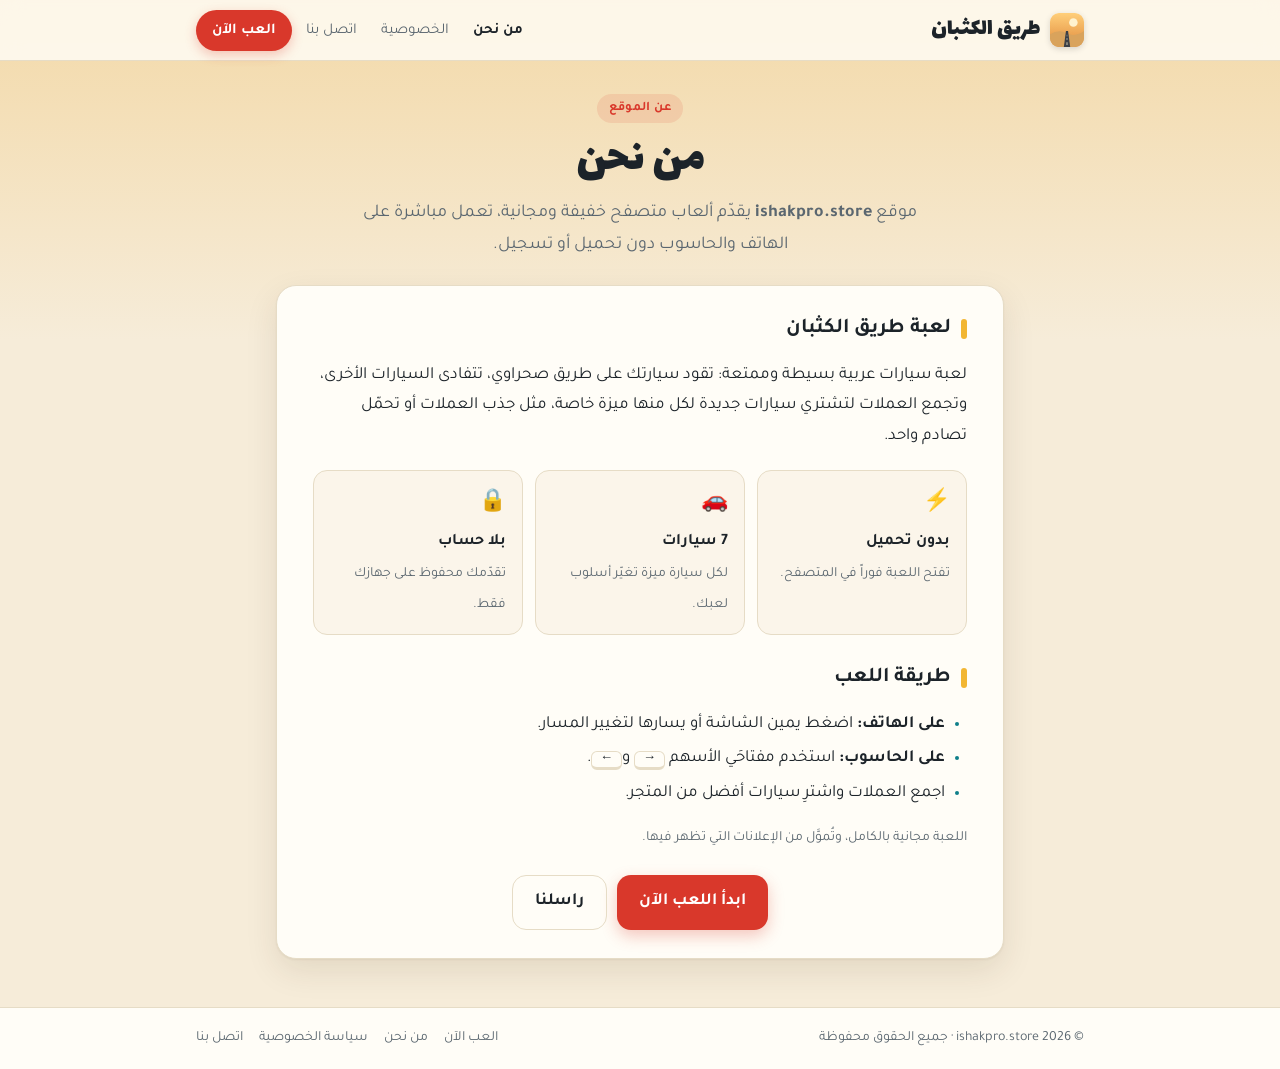
<file: about.html>
<!DOCTYPE html>
<html lang="ar" dir="rtl">
<head>
<meta charset="utf-8">
<meta name="viewport" content="width=device-width, initial-scale=1">
<title>من نحن | طريق الكثبان</title>
<meta name="description" content="تعرّف على لعبة طريق الكثبان وموقع ishakpro.store: ألعاب متصفح خفيفة ومجانية تعمل على الهاتف والحاسوب.">
<meta name="theme-color" content="#e08a3c">
<meta property="og:type" content="website">
<meta property="og:site_name" content="طريق الكثبان">
<meta property="og:title" content="من نحن | طريق الكثبان">
<meta property="og:description" content="تعرّف على لعبة طريق الكثبان وموقع ishakpro.store: ألعاب متصفح خفيفة ومجانية تعمل على الهاتف والحاسوب.">
<meta property="og:locale" content="ar_AR">
<link rel="icon" href="icon.svg" type="image/svg+xml">
<link rel="apple-touch-icon" href="icon.svg">
<link rel="manifest" href="site.webmanifest">
<link rel="preconnect" href="https://fonts.googleapis.com">
<link rel="preconnect" href="https://fonts.gstatic.com" crossorigin>
<link href="https://fonts.googleapis.com/css2?family=Lalezar&family=Tajawal:wght@400;700&display=swap" rel="stylesheet">
<link rel="stylesheet" href="site.css">
<script async src="https://pagead2.googlesyndication.com/pagead/js/adsbygoogle.js?client=ca-pub-2572794297000732"
     crossorigin="anonymous"></script>
</head>
<body>
<header class="site-header">
  <div class="wrap">
    <a class="brand" href="./"><img src="icon.svg" alt="" width="34" height="34">طريق الكثبان</a>
    <nav class="site-nav" aria-label="القائمة الرئيسية">
      <a href="about.html" aria-current="page">من نحن</a>
      <a href="privacy.html">الخصوصية</a>
      <a href="contact.html">اتصل بنا</a>
      <a class="cta" href="./">العب الآن</a>
    </nav>
  </div>
</header>

<main>
  <div class="page-head">
    <span class="eyebrow">عن الموقع</span>
    <h1>من نحن</h1>
    <p class="lead">موقع <b>ishakpro.store</b> يقدّم ألعاب متصفح خفيفة ومجانية، تعمل مباشرة على الهاتف والحاسوب دون تحميل أو تسجيل.</p>
  </div>

  <section class="card">
    <h2>لعبة طريق الكثبان</h2>
    <p>لعبة سيارات عربية بسيطة وممتعة: تقود سيارتك على طريق صحراوي، تتفادى السيارات الأخرى، وتجمع العملات لتشتري سيارات جديدة لكل منها ميزة خاصة، مثل جذب العملات أو تحمّل تصادم واحد.</p>
    <div class="features">
      <div class="feature"><i>⚡</i><b>بدون تحميل</b><span>تفتح اللعبة فوراً في المتصفح.</span></div>
      <div class="feature"><i>🚗</i><b>7 سيارات</b><span>لكل سيارة ميزة تغيّر أسلوب لعبك.</span></div>
      <div class="feature"><i>🔒</i><b>بلا حساب</b><span>تقدّمك محفوظ على جهازك فقط.</span></div>
    </div>

    <h2>طريقة اللعب</h2>
    <ul>
      <li><b>على الهاتف:</b> اضغط يمين الشاشة أو يسارها لتغيير المسار.</li>
      <li><b>على الحاسوب:</b> استخدم مفتاحَي الأسهم <kbd>→</kbd> و<kbd>←</kbd>.</li>
      <li>اجمع العملات واشترِ سيارات أفضل من المتجر.</li>
    </ul>
    <p class="muted">اللعبة مجانية بالكامل، وتُموَّل من الإعلانات التي تظهر فيها.</p>
    <div class="actions">
      <a class="btn" href="./">ابدأ اللعب الآن</a>
      <a class="btn ghost" href="contact.html">راسلنا</a>
    </div>
  </section>
</main>

<footer class="site-footer">
  <div class="wrap">
    <span>© <span id="yr">2026</span> ishakpro.store · جميع الحقوق محفوظة</span>
    <nav aria-label="روابط التذييل">
      <a href="./">العب الآن</a>
      <a href="about.html">من نحن</a>
      <a href="privacy.html">سياسة الخصوصية</a>
      <a href="contact.html">اتصل بنا</a>
    </nav>
  </div>
</footer>
<script>document.getElementById('yr').textContent = new Date().getFullYear();</script>
</body>
</html>
</file>
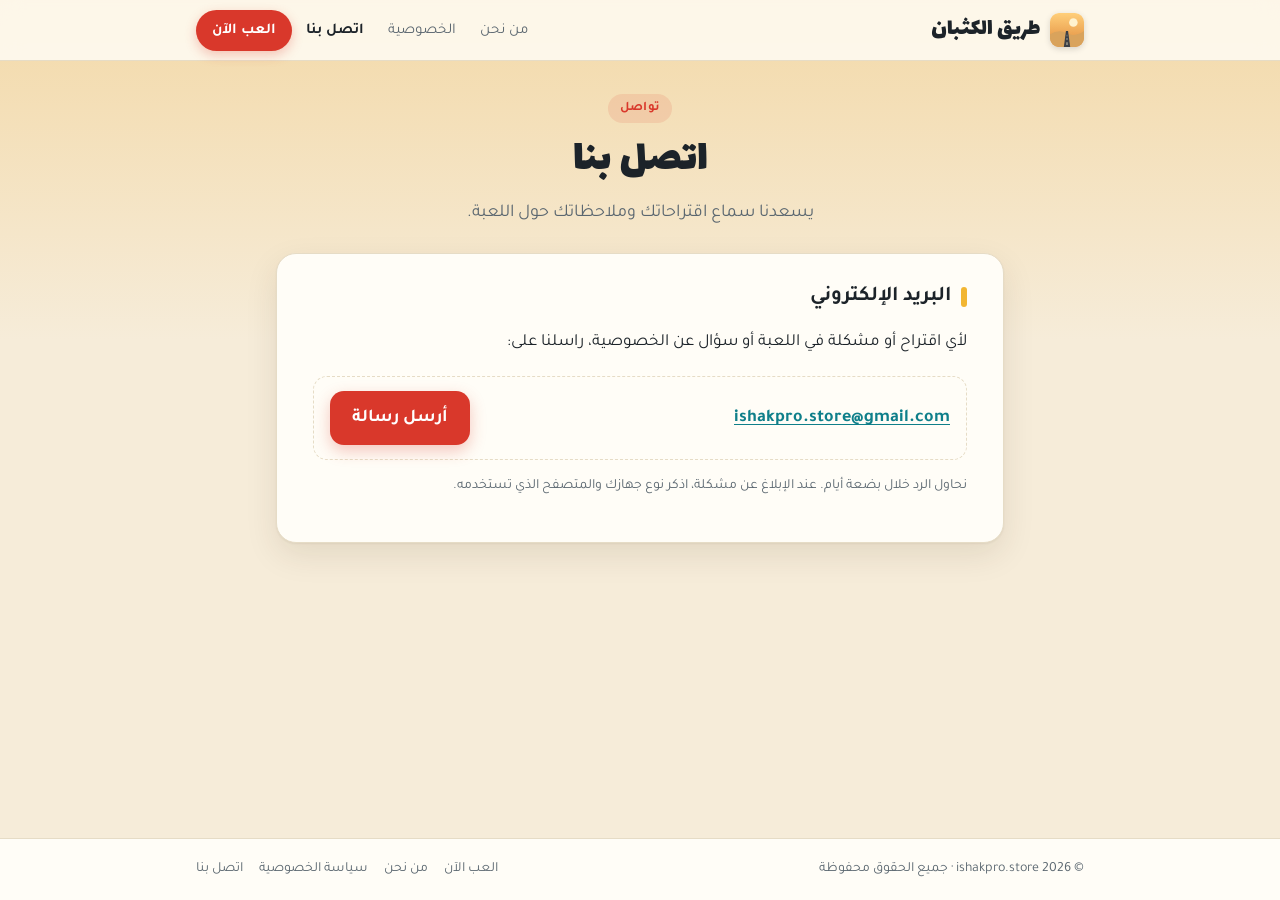
<file: contact.html>
<!DOCTYPE html>
<html lang="ar" dir="rtl">
<head>
<meta charset="utf-8">
<meta name="viewport" content="width=device-width, initial-scale=1">
<title>اتصل بنا | طريق الكثبان</title>
<meta name="description" content="تواصل مع فريق موقع ishakpro.store لأي اقتراح أو مشكلة في لعبة طريق الكثبان.">
<meta name="theme-color" content="#e08a3c">
<meta property="og:type" content="website">
<meta property="og:site_name" content="طريق الكثبان">
<meta property="og:title" content="اتصل بنا | طريق الكثبان">
<meta property="og:description" content="تواصل مع فريق موقع ishakpro.store لأي اقتراح أو مشكلة في لعبة طريق الكثبان.">
<meta property="og:locale" content="ar_AR">
<link rel="icon" href="icon.svg" type="image/svg+xml">
<link rel="apple-touch-icon" href="icon.svg">
<link rel="manifest" href="site.webmanifest">
<link rel="preconnect" href="https://fonts.googleapis.com">
<link rel="preconnect" href="https://fonts.gstatic.com" crossorigin>
<link href="https://fonts.googleapis.com/css2?family=Lalezar&family=Tajawal:wght@400;700&display=swap" rel="stylesheet">
<link rel="stylesheet" href="site.css">
<script async src="https://pagead2.googlesyndication.com/pagead/js/adsbygoogle.js?client=ca-pub-2572794297000732"
     crossorigin="anonymous"></script>
</head>
<body>
<header class="site-header">
  <div class="wrap">
    <a class="brand" href="./"><img src="icon.svg" alt="" width="34" height="34">طريق الكثبان</a>
    <nav class="site-nav" aria-label="القائمة الرئيسية">
      <a href="about.html">من نحن</a>
      <a href="privacy.html">الخصوصية</a>
      <a href="contact.html" aria-current="page">اتصل بنا</a>
      <a class="cta" href="./">العب الآن</a>
    </nav>
  </div>
</header>

<main>
  <div class="page-head">
    <span class="eyebrow">تواصل</span>
    <h1>اتصل بنا</h1>
    <p class="lead">يسعدنا سماع اقتراحاتك وملاحظاتك حول اللعبة.</p>
  </div>

  <section class="card">
    <h2>البريد الإلكتروني</h2>
    <p>لأي اقتراح أو مشكلة في اللعبة أو سؤال عن الخصوصية، راسلنا على:</p>
    <div class="contact-box">
      <a href="mailto:ishakpro.store@gmail.com" dir="ltr">ishakpro.store@gmail.com</a>
      <a class="btn" href="mailto:ishakpro.store@gmail.com">أرسل رسالة</a>
    </div>
    <p class="muted">نحاول الرد خلال بضعة أيام. عند الإبلاغ عن مشكلة، اذكر نوع جهازك والمتصفح الذي تستخدمه.</p>
  </section>
</main>

<footer class="site-footer">
  <div class="wrap">
    <span>© <span id="yr">2026</span> ishakpro.store · جميع الحقوق محفوظة</span>
    <nav aria-label="روابط التذييل">
      <a href="./">العب الآن</a>
      <a href="about.html">من نحن</a>
      <a href="privacy.html">سياسة الخصوصية</a>
      <a href="contact.html">اتصل بنا</a>
    </nav>
  </div>
</footer>
<script>document.getElementById('yr').textContent = new Date().getFullYear();</script>
</body>
</html>
</file>
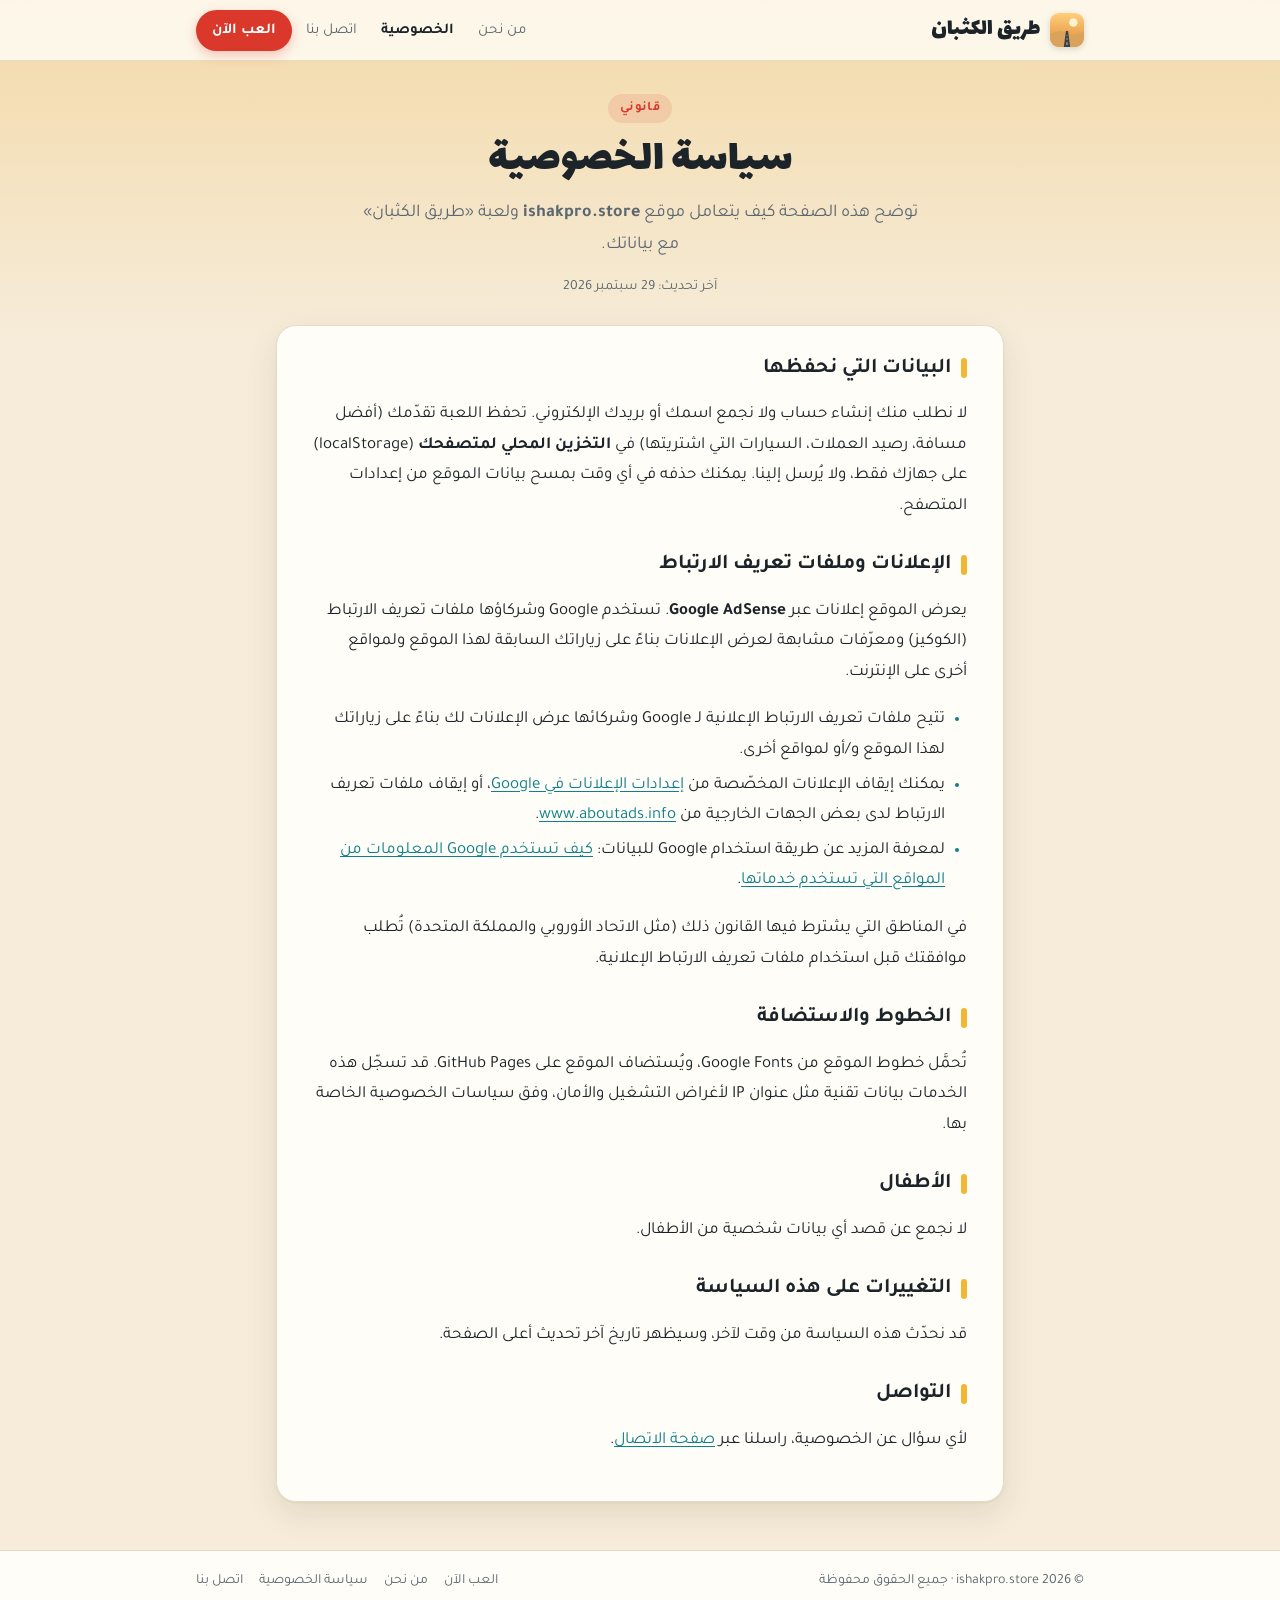
<file: privacy.html>
<!DOCTYPE html>
<html lang="ar" dir="rtl">
<head>
<meta charset="utf-8">
<meta name="viewport" content="width=device-width, initial-scale=1">
<title>سياسة الخصوصية | طريق الكثبان</title>
<meta name="description" content="سياسة الخصوصية لموقع ishakpro.store ولعبة طريق الكثبان: البيانات المحفوظة، الإعلانات وملفات تعريف الارتباط.">
<meta name="theme-color" content="#e08a3c">
<meta property="og:type" content="website">
<meta property="og:site_name" content="طريق الكثبان">
<meta property="og:title" content="سياسة الخصوصية | طريق الكثبان">
<meta property="og:description" content="سياسة الخصوصية لموقع ishakpro.store ولعبة طريق الكثبان: البيانات المحفوظة، الإعلانات وملفات تعريف الارتباط.">
<meta property="og:locale" content="ar_AR">
<link rel="icon" href="icon.svg" type="image/svg+xml">
<link rel="apple-touch-icon" href="icon.svg">
<link rel="manifest" href="site.webmanifest">
<link rel="preconnect" href="https://fonts.googleapis.com">
<link rel="preconnect" href="https://fonts.gstatic.com" crossorigin>
<link href="https://fonts.googleapis.com/css2?family=Lalezar&family=Tajawal:wght@400;700&display=swap" rel="stylesheet">
<link rel="stylesheet" href="site.css">
<script async src="https://pagead2.googlesyndication.com/pagead/js/adsbygoogle.js?client=ca-pub-2572794297000732"
     crossorigin="anonymous"></script>
</head>
<body>
<header class="site-header">
  <div class="wrap">
    <a class="brand" href="./"><img src="icon.svg" alt="" width="34" height="34">طريق الكثبان</a>
    <nav class="site-nav" aria-label="القائمة الرئيسية">
      <a href="about.html">من نحن</a>
      <a href="privacy.html" aria-current="page">الخصوصية</a>
      <a href="contact.html">اتصل بنا</a>
      <a class="cta" href="./">العب الآن</a>
    </nav>
  </div>
</header>

<main>
  <div class="page-head">
    <span class="eyebrow">قانوني</span>
    <h1>سياسة الخصوصية</h1>
    <p class="lead">توضح هذه الصفحة كيف يتعامل موقع <b>ishakpro.store</b> ولعبة «طريق الكثبان» مع بياناتك.</p>
    <p class="muted">آخر تحديث: 29 سبتمبر 2026</p>
  </div>

  <section class="card">
  <h2>البيانات التي نحفظها</h2>
  <p>لا نطلب منك إنشاء حساب ولا نجمع اسمك أو بريدك الإلكتروني. تحفظ اللعبة تقدّمك (أفضل مسافة، رصيد العملات، السيارات التي اشتريتها) في <b>التخزين المحلي لمتصفحك</b> (localStorage) على جهازك فقط، ولا يُرسل إلينا. يمكنك حذفه في أي وقت بمسح بيانات الموقع من إعدادات المتصفح.</p>

  <h2>الإعلانات وملفات تعريف الارتباط</h2>
  <p>يعرض الموقع إعلانات عبر <b>Google AdSense</b>. تستخدم Google وشركاؤها ملفات تعريف الارتباط (الكوكيز) ومعرّفات مشابهة لعرض الإعلانات بناءً على زياراتك السابقة لهذا الموقع ولمواقع أخرى على الإنترنت.</p>
  <ul>
    <li>تتيح ملفات تعريف الارتباط الإعلانية لـ Google وشركائها عرض الإعلانات لك بناءً على زياراتك لهذا الموقع و/أو لمواقع أخرى.</li>
    <li>يمكنك إيقاف الإعلانات المخصّصة من <a href="https://adssettings.google.com" rel="noopener">إعدادات الإعلانات في Google</a>، أو إيقاف ملفات تعريف الارتباط لدى بعض الجهات الخارجية من <a href="https://www.aboutads.info/choices/" rel="noopener">www.aboutads.info</a>.</li>
    <li>لمعرفة المزيد عن طريقة استخدام Google للبيانات: <a href="https://policies.google.com/technologies/partner-sites" rel="noopener">كيف تستخدم Google المعلومات من المواقع التي تستخدم خدماتها</a>.</li>
  </ul>
  <p>في المناطق التي يشترط فيها القانون ذلك (مثل الاتحاد الأوروبي والمملكة المتحدة) تُطلب موافقتك قبل استخدام ملفات تعريف الارتباط الإعلانية.</p>

  <h2>الخطوط والاستضافة</h2>
  <p>تُحمَّل خطوط الموقع من Google Fonts، ويُستضاف الموقع على GitHub Pages. قد تسجّل هذه الخدمات بيانات تقنية مثل عنوان IP لأغراض التشغيل والأمان، وفق سياسات الخصوصية الخاصة بها.</p>

  <h2>الأطفال</h2>
  <p>لا نجمع عن قصد أي بيانات شخصية من الأطفال.</p>

  <h2>التغييرات على هذه السياسة</h2>
  <p>قد نحدّث هذه السياسة من وقت لآخر، وسيظهر تاريخ آخر تحديث أعلى الصفحة.</p>

  <h2>التواصل</h2>
  <p>لأي سؤال عن الخصوصية، راسلنا عبر <a href="contact.html">صفحة الاتصال</a>.</p>
  </section>
</main>

<footer class="site-footer">
  <div class="wrap">
    <span>© <span id="yr">2026</span> ishakpro.store · جميع الحقوق محفوظة</span>
    <nav aria-label="روابط التذييل">
      <a href="./">العب الآن</a>
      <a href="about.html">من نحن</a>
      <a href="privacy.html">سياسة الخصوصية</a>
      <a href="contact.html">اتصل بنا</a>
    </nav>
  </div>
</footer>
<script>document.getElementById('yr').textContent = new Date().getFullYear();</script>
</body>
</html>
</file>
<file: site.css>
:root {
  --bg: #f6ecd9; --bg2: #f3d9a8; --card: #fffdf7; --ink: #1c2329; --muted: #5b6770; --line: #e6dcc6;
  --accent: #0f7f8a; --accent-ink: #ffffff; --brand: #d9382b; --gold: #f2b632;
  --shadow: 0 1px 2px rgba(60,40,10,.06), 0 12px 32px rgba(60,40,10,.10);
  --display: 'Lalezar', 'Tajawal', Tahoma, sans-serif;
}
@media (prefers-color-scheme: dark) {
  :root:not([data-theme="light"]) { --bg: #0f151a; --bg2: #1a1f24; --card: #1b232b; --ink: #eef2f4; --muted: #9aa8b2; --line: #2c3842; --accent: #3fb6bf; --accent-ink: #0b1418; --shadow: 0 12px 32px rgba(0,0,0,.35); }
}
:root[data-theme="dark"] { --bg: #0f151a; --bg2: #1a1f24; --card: #1b232b; --ink: #eef2f4; --muted: #9aa8b2; --line: #2c3842; --accent: #3fb6bf; --accent-ink: #0b1418; --shadow: 0 12px 32px rgba(0,0,0,.35); }

*, *::before, *::after { box-sizing: border-box; }
html { -webkit-text-size-adjust: 100%; }
body {
  margin: 0; min-height: 100vh; display: flex; flex-direction: column;
  background: linear-gradient(180deg, var(--bg2) 0, var(--bg) 340px) var(--bg);
  color: var(--ink); font-family: 'Tajawal', 'Segoe UI', Tahoma, Arial, sans-serif; font-size: 17px; line-height: 1.8;
}
:focus-visible { outline: 3px solid var(--accent); outline-offset: 2px; border-radius: 6px; }
a { color: var(--accent); text-underline-offset: 3px; }

/* Header */
.site-header { position: sticky; top: 0; z-index: 10; background: color-mix(in srgb, var(--card) 82%, transparent);
  -webkit-backdrop-filter: blur(10px); backdrop-filter: blur(10px); border-bottom: 1px solid var(--line); }
.site-header .wrap { display: flex; align-items: center; justify-content: space-between; gap: 12px; min-height: 60px; }
.wrap { width: 100%; max-width: 920px; margin: 0 auto; padding: 0 16px; }
.brand { display: inline-flex; align-items: center; gap: 10px; color: var(--ink); text-decoration: none;
  font-family: var(--display); font-size: 24px; line-height: 1; }
.brand img { width: 34px; height: 34px; border-radius: 9px; box-shadow: 0 2px 6px rgba(0,0,0,.15); }
.site-nav { display: flex; align-items: center; gap: 4px; font-size: 15px; }
.site-nav a { color: var(--muted); text-decoration: none; padding: 6px 10px; border-radius: 999px; transition: background .15s, color .15s; }
.site-nav a:hover { color: var(--ink); background: color-mix(in srgb, var(--ink) 7%, transparent); }
.site-nav a[aria-current="page"] { color: var(--ink); font-weight: 700; }
.site-nav .cta { background: var(--brand); color: #fff; font-weight: 700; padding: 7px 16px; box-shadow: 0 4px 12px rgba(217,56,43,.28); }
.site-nav .cta:hover { background: #c22f23; color: #fff; }
@media (max-width: 640px) { .site-nav a:not(.cta) { display: none; } .brand { font-size: 21px; } }

/* Content */
main { flex: 1; width: 100%; max-width: 760px; margin: 0 auto; padding: 32px 16px 48px; }
.page-head { text-align: center; margin-bottom: 24px; }
.eyebrow { display: inline-block; font-size: 13px; font-weight: 700; letter-spacing: .02em; color: var(--brand);
  background: color-mix(in srgb, var(--brand) 12%, transparent); padding: 3px 12px; border-radius: 999px; margin-bottom: 10px; }
h1 { font-family: var(--display); font-weight: 400; font-size: clamp(34px, 6vw, 46px); line-height: 1.2; margin: 0 0 8px; }
.lead { color: var(--muted); font-size: 18px; margin: 0 auto; max-width: 560px; }
.card { background: var(--card); border: 1px solid var(--line); border-radius: 20px; padding: 28px clamp(18px, 4vw, 36px); box-shadow: var(--shadow); }
.card + .card { margin-top: 16px; }
h2 { font-size: 21px; line-height: 1.4; margin: 28px 0 8px; display: flex; align-items: center; gap: 10px; }
h2::before { content: ""; width: 6px; height: 20px; border-radius: 3px; background: var(--gold); flex: none; }
.card > h2:first-child { margin-top: 0; }
p, li { color: var(--ink); }
ul { padding-inline-start: 22px; }
li { margin: 4px 0; }
li::marker { color: var(--accent); }
.muted { color: var(--muted); font-size: 14px; }

.features { display: grid; grid-template-columns: repeat(auto-fit, minmax(180px, 1fr)); gap: 12px; margin: 16px 0 4px; }
.feature { border: 1px solid var(--line); border-radius: 14px; padding: 14px 16px; background: color-mix(in srgb, var(--bg) 45%, var(--card)); }
.feature b { display: block; font-size: 16px; margin-bottom: 2px; }
.feature span { color: var(--muted); font-size: 14px; line-height: 1.6; }
.feature i { font-style: normal; font-size: 22px; display: block; margin-bottom: 4px; }

kbd { font-family: inherit; font-size: 13px; padding: 1px 8px; border: 1px solid var(--line); border-bottom-width: 3px; border-radius: 6px; background: var(--card); }

.btn { display: inline-flex; align-items: center; justify-content: center; gap: 8px; font: inherit; font-weight: 700; text-decoration: none;
  background: var(--brand); color: #fff; padding: 11px 22px; border-radius: 14px; box-shadow: 0 6px 16px rgba(217,56,43,.28); transition: transform .12s, background .15s; }
.btn:hover { background: #c22f23; transform: translateY(-1px); }
.btn.ghost { background: transparent; color: var(--ink); border: 1.5px solid var(--line); box-shadow: none; }
.btn.ghost:hover { background: color-mix(in srgb, var(--ink) 6%, transparent); }
.actions { display: flex; flex-wrap: wrap; gap: 10px; justify-content: center; margin-top: 24px; }

.contact-box { display: flex; flex-wrap: wrap; align-items: center; justify-content: space-between; gap: 12px;
  border: 1px dashed var(--line); border-radius: 14px; padding: 14px 16px; margin: 12px 0; }
.contact-box a { font-weight: 700; font-size: 18px; word-break: break-all; }

/* Footer */
.site-footer { border-top: 1px solid var(--line); background: var(--card); font-size: 14px; color: var(--muted); }
.site-footer .wrap { display: flex; flex-wrap: wrap; align-items: center; justify-content: space-between; gap: 8px 20px; padding-block: 18px; }
.site-footer nav { display: flex; flex-wrap: wrap; gap: 4px 16px; }
.site-footer a { color: var(--muted); text-decoration: none; }
.site-footer a:hover { color: var(--ink); text-decoration: underline; }

@media (prefers-reduced-motion: reduce) { * { transition: none !important; } }
</file>
